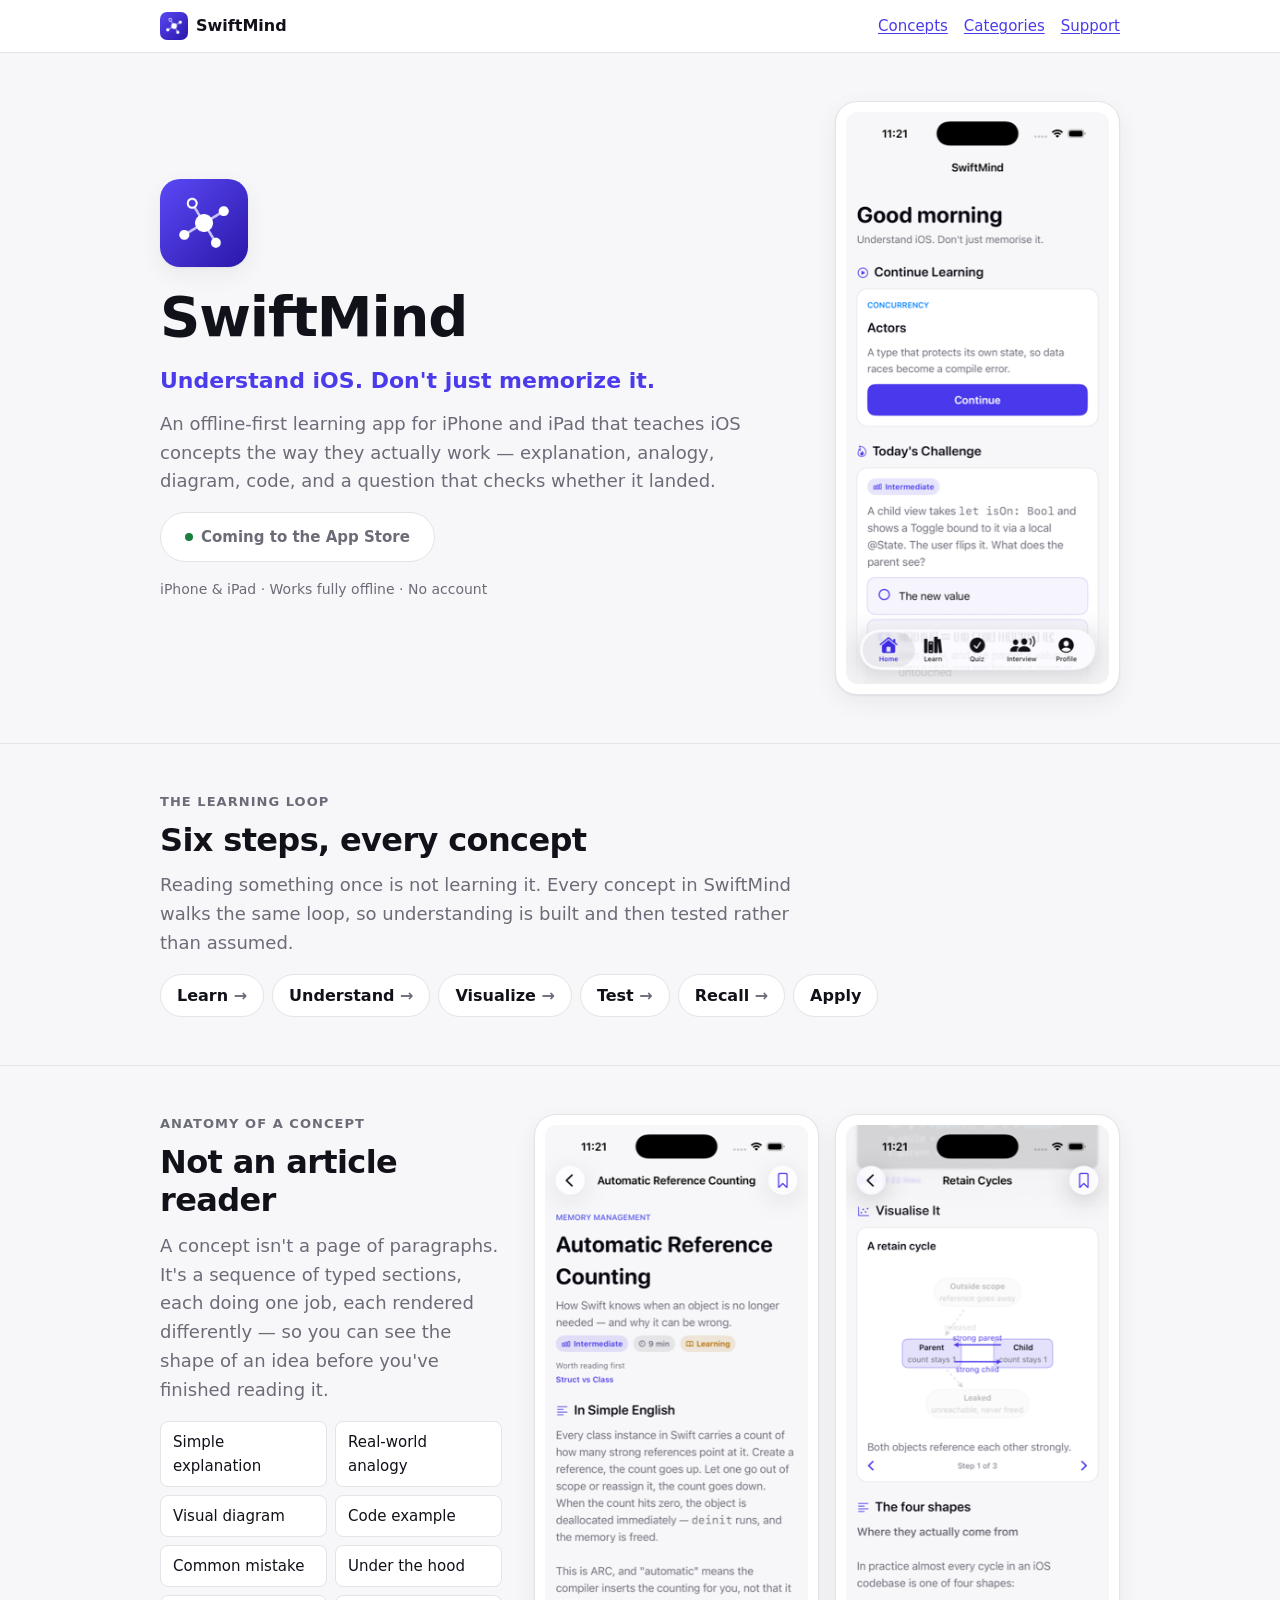
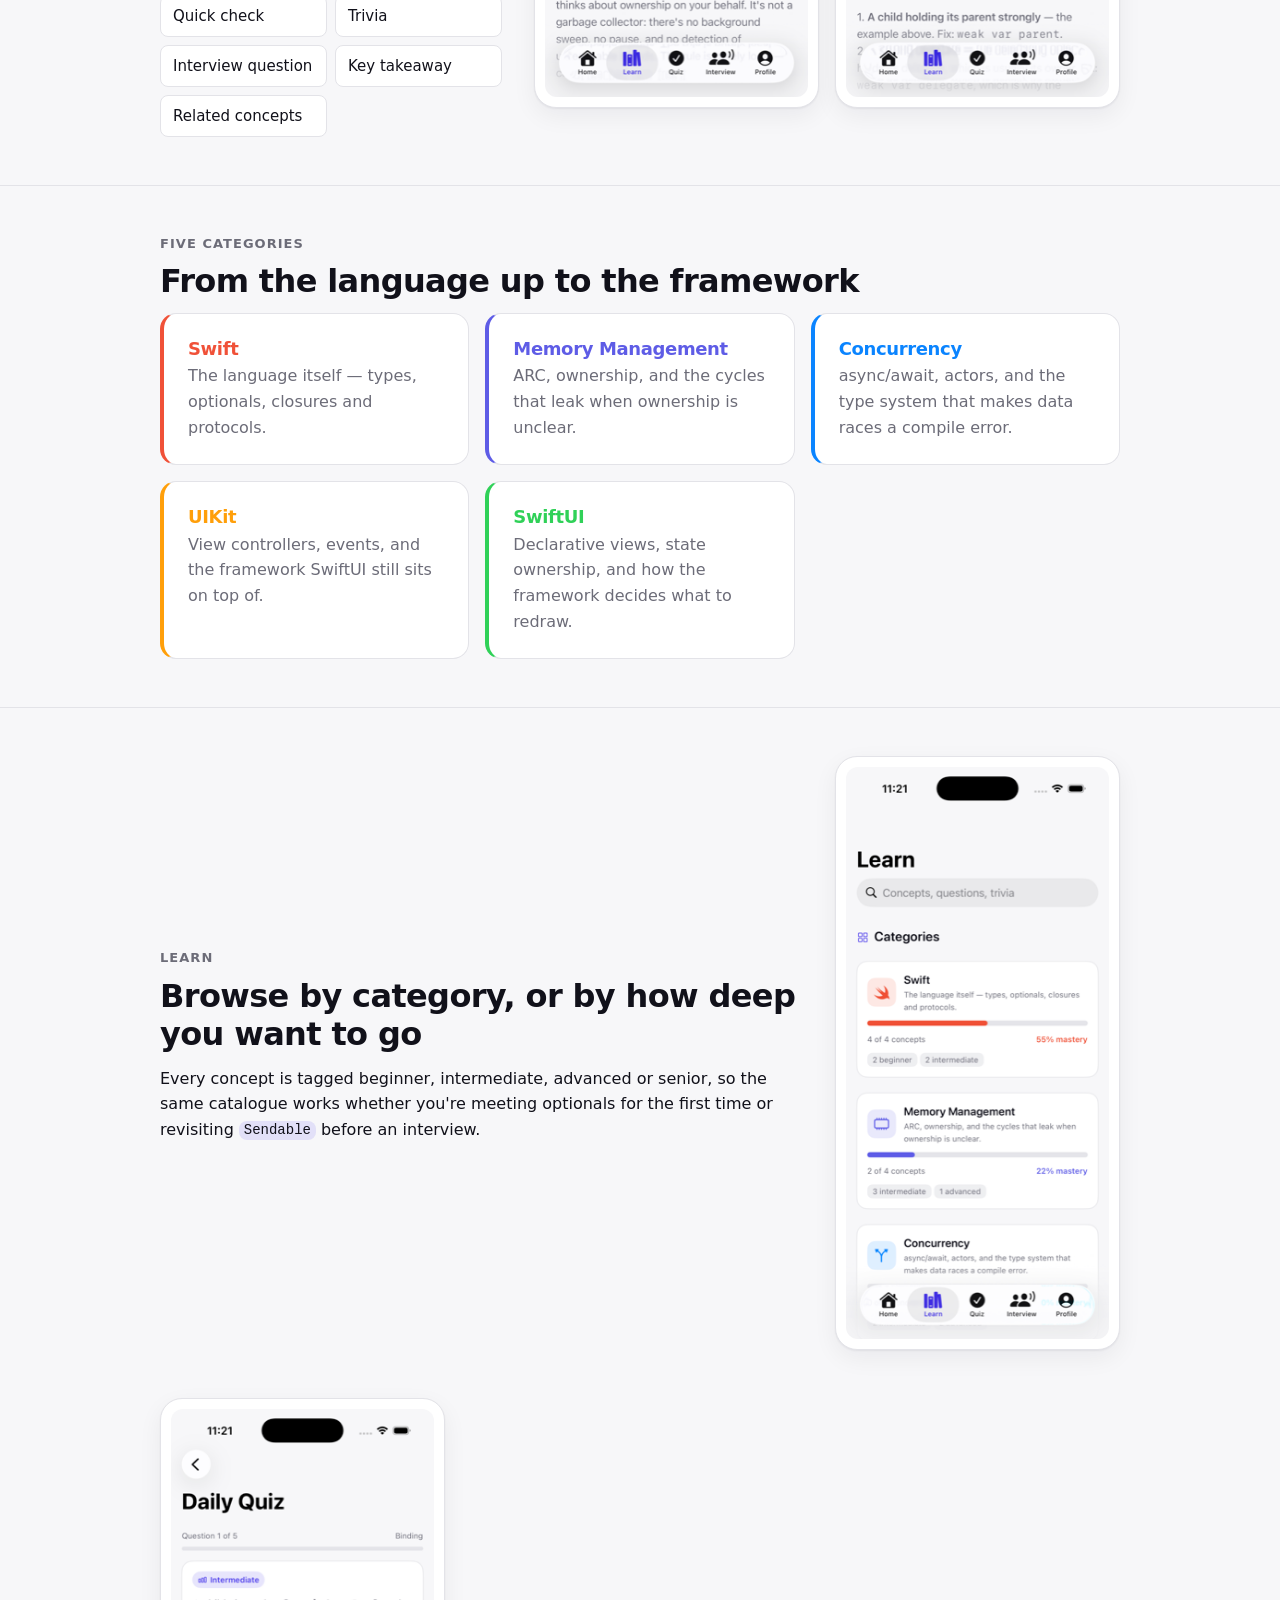
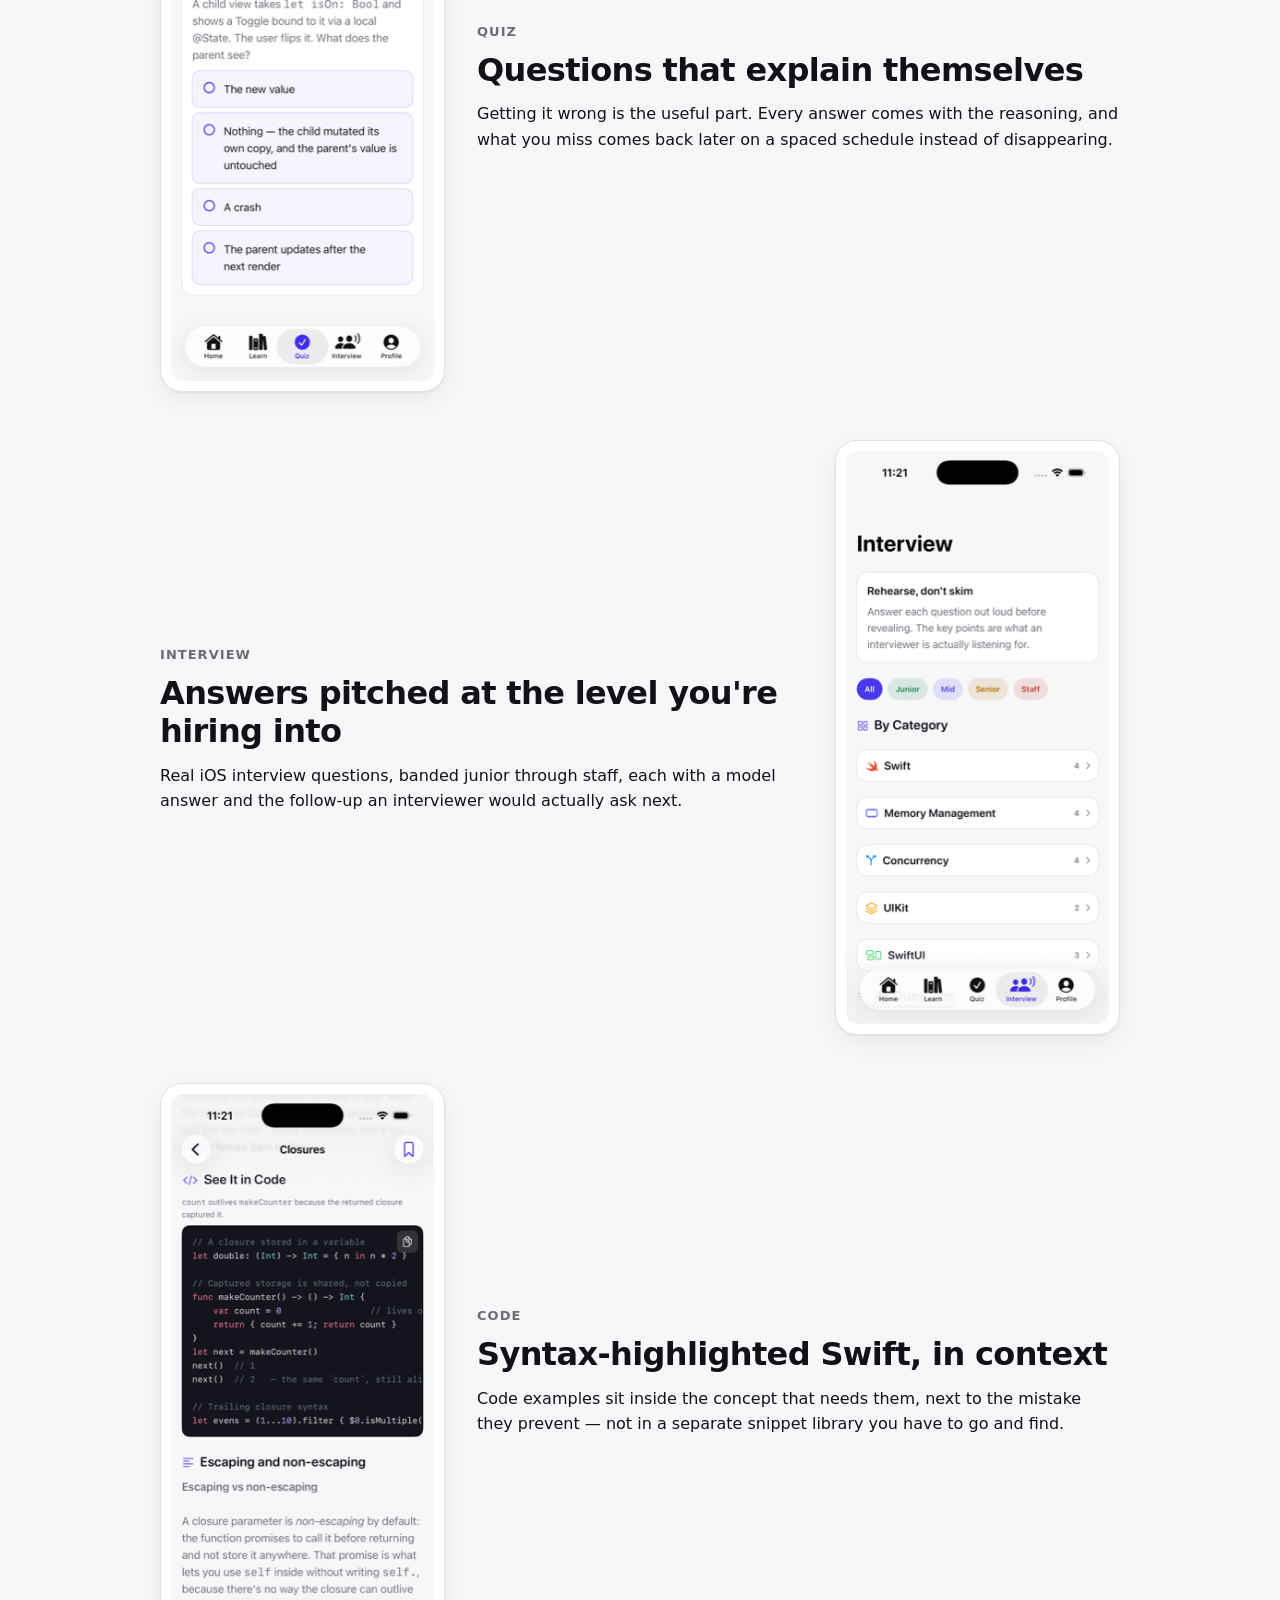
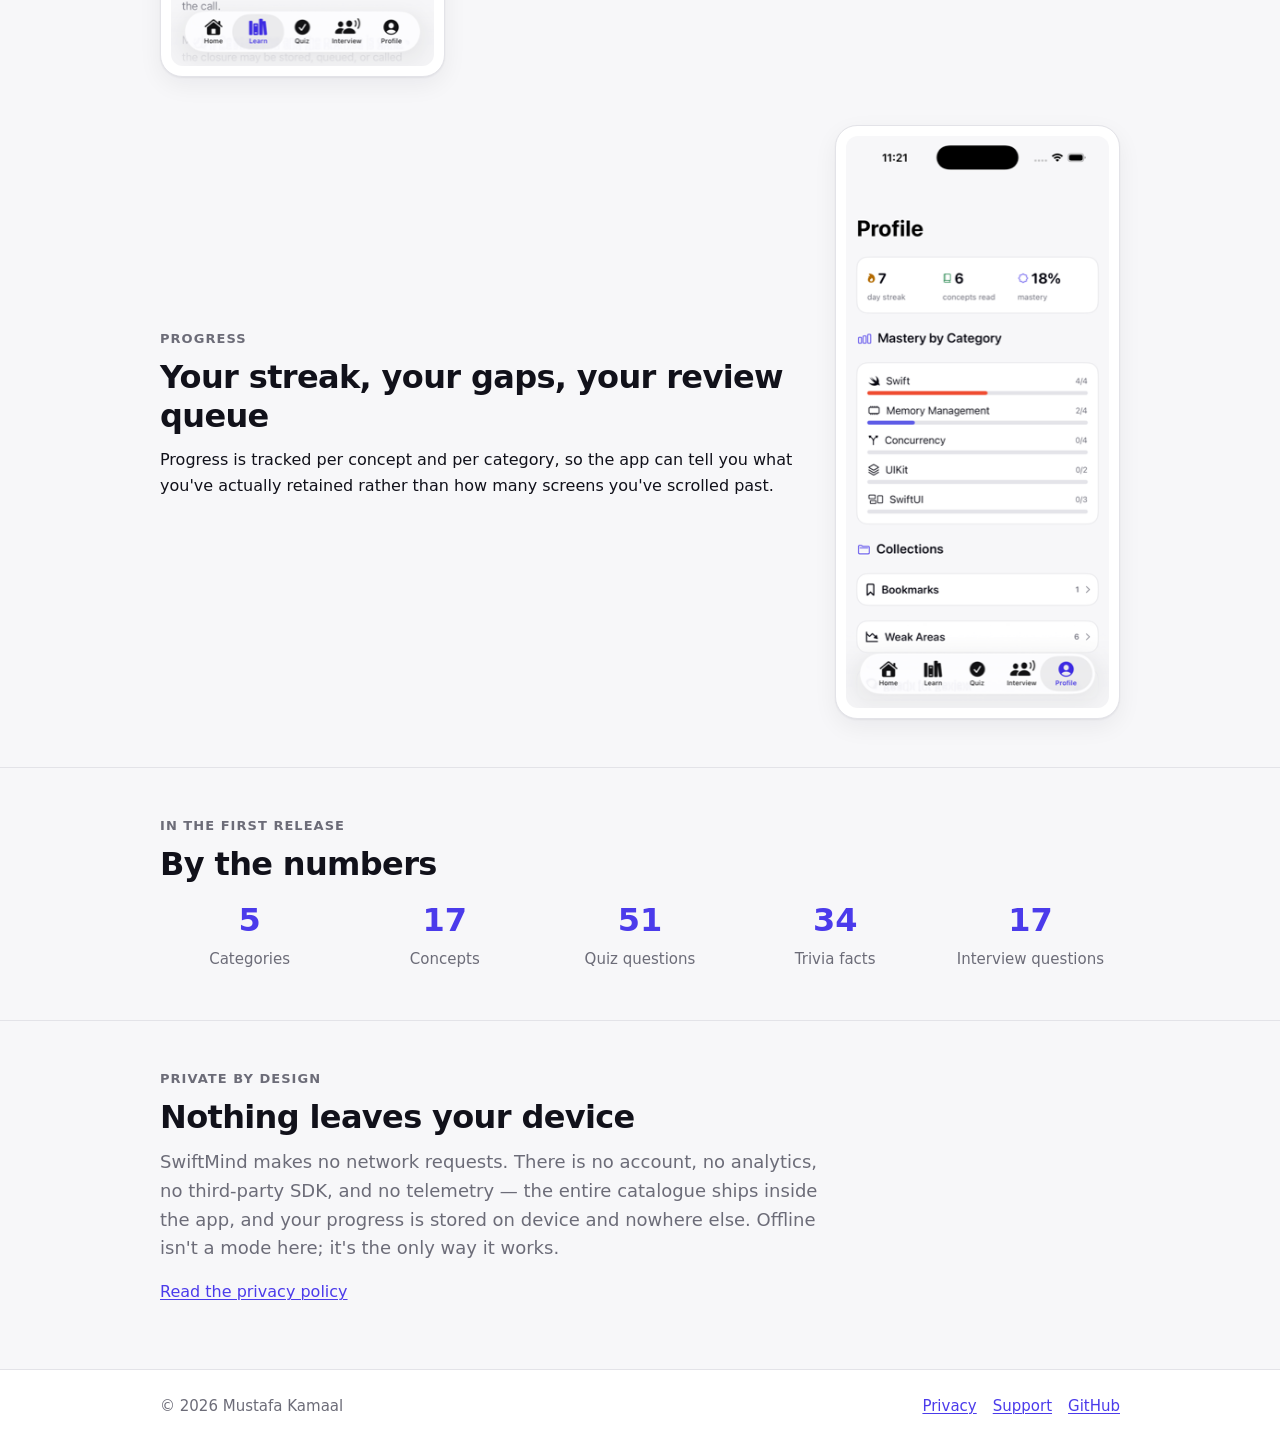
<file: index.html>
<!doctype html>
<html lang="en">
<head>
<meta charset="utf-8">
<meta name="viewport" content="width=device-width, initial-scale=1">
<title>SwiftMind — Understand iOS. Don't just memorize it.</title>
<meta name="description" content="SwiftMind is an offline-first iPhone and iPad app that teaches iOS concepts through structured, interactive content — diagrams, code, quizzes and interview questions instead of walls of text.">
<link rel="icon" href="assets/icon.png">
<link rel="stylesheet" href="style.css">
</head>
<body>

<header class="site-header">
  <div class="wrap">
    <a class="wordmark" href="index.html">
      <img src="assets/icon.png" alt="">
      SwiftMind
    </a>
    <nav>
      <a href="#concepts">Concepts</a>
      <a href="#categories">Categories</a>
      <a href="support.html">Support</a>
    </nav>
  </div>
</header>

<main>

  <section class="hero">
    <div class="wrap">
      <div class="hero-copy">
        <img class="hero-icon" src="assets/icon.png" alt="The SwiftMind app icon">
        <h1>SwiftMind</h1>
        <p class="tagline">Understand iOS. Don't just memorize it.</p>
        <p class="lede">
          An offline-first learning app for iPhone and iPad that teaches iOS
          concepts the way they actually work — explanation, analogy, diagram,
          code, and a question that checks whether it landed.
        </p>
        <p><span class="badge">Coming to the App Store</span></p>
        <p class="platforms">iPhone &amp; iPad · Works fully offline · No account</p>
      </div>
      <div class="device">
        <img src="assets/shots/home.png" width="285" height="620"
             alt="The SwiftMind home screen, showing today's review queue and a continue-learning card.">
      </div>
    </div>
  </section>

  <section>
    <div class="wrap">
      <p class="eyebrow">The learning loop</p>
      <h2>Six steps, every concept</h2>
      <p class="lede">
        Reading something once is not learning it. Every concept in SwiftMind
        walks the same loop, so understanding is built and then tested rather
        than assumed.
      </p>
      <ul class="loop">
        <li>Learn</li>
        <li>Understand</li>
        <li>Visualize</li>
        <li>Test</li>
        <li>Recall</li>
        <li>Apply</li>
      </ul>
    </div>
  </section>

  <section id="concepts">
    <div class="wrap split">
      <div class="prose">
        <p class="eyebrow">Anatomy of a concept</p>
        <h2>Not an article reader</h2>
        <p class="lede">
          A concept isn't a page of paragraphs. It's a sequence of typed
          sections, each doing one job, each rendered differently — so you can
          see the shape of an idea before you've finished reading it.
        </p>
        <ul class="anatomy">
          <li>Simple explanation</li>
          <li>Real-world analogy</li>
          <li>Visual diagram</li>
          <li>Code example</li>
          <li>Common mistake</li>
          <li>Under the hood</li>
          <li>Quick check</li>
          <li>Trivia</li>
          <li>Interview question</li>
          <li>Key takeaway</li>
          <li>Related concepts</li>
        </ul>
      </div>
      <div class="shots">
        <div class="device">
          <img src="assets/shots/concept.png" width="285" height="620"
               alt="A concept screen broken into labelled sections: explanation, analogy and key takeaway.">
        </div>
        <div class="device">
          <img src="assets/shots/diagram.png" width="285" height="620"
               alt="A concept's visual diagram, drawing the relationship between objects as connected nodes.">
        </div>
      </div>
    </div>
  </section>

  <section id="categories">
    <div class="wrap">
      <p class="eyebrow">Five categories</p>
      <h2>From the language up to the framework</h2>
      <div class="grid">
        <article class="card card--tinted" style="--tint:#F05138">
          <h3>Swift</h3>
          <p>The language itself — types, optionals, closures and protocols.</p>
        </article>
        <article class="card card--tinted" style="--tint:#5E5CE6">
          <h3>Memory Management</h3>
          <p>ARC, ownership, and the cycles that leak when ownership is unclear.</p>
        </article>
        <article class="card card--tinted" style="--tint:#0A84FF">
          <h3>Concurrency</h3>
          <p>async/await, actors, and the type system that makes data races a compile error.</p>
        </article>
        <article class="card card--tinted" style="--tint:#FF9F0A">
          <h3>UIKit</h3>
          <p>View controllers, events, and the framework SwiftUI still sits on top of.</p>
        </article>
        <article class="card card--tinted" style="--tint:#30D158">
          <h3>SwiftUI</h3>
          <p>Declarative views, state ownership, and how the framework decides what to redraw.</p>
        </article>
      </div>
    </div>
  </section>

  <section>
    <div class="wrap">

      <div class="feature">
        <div class="prose">
          <p class="eyebrow">Learn</p>
          <h2>Browse by category, or by how deep you want to go</h2>
          <p>
            Every concept is tagged beginner, intermediate, advanced or senior,
            so the same catalogue works whether you're meeting optionals for the
            first time or revisiting <code>Sendable</code> before an interview.
          </p>
        </div>
        <div class="device">
          <img src="assets/shots/learn.png" width="285" height="620"
               alt="The Learn tab, listing concepts grouped by category with difficulty labels.">
        </div>
      </div>

      <div class="feature">
        <div class="prose">
          <p class="eyebrow">Quiz</p>
          <h2>Questions that explain themselves</h2>
          <p>
            Getting it wrong is the useful part. Every answer comes with the
            reasoning, and what you miss comes back later on a spaced schedule
            instead of disappearing.
          </p>
        </div>
        <div class="device">
          <img src="assets/shots/quiz.png" width="285" height="620"
               alt="A quiz question with multiple choice answers and an explanation of the correct one.">
        </div>
      </div>

      <div class="feature">
        <div class="prose">
          <p class="eyebrow">Interview</p>
          <h2>Answers pitched at the level you're hiring into</h2>
          <p>
            Real iOS interview questions, banded junior through staff, each with
            a model answer and the follow-up an interviewer would actually ask
            next.
          </p>
        </div>
        <div class="device">
          <img src="assets/shots/interview.png" width="285" height="620"
               alt="An interview question screen showing a model answer and the seniority band it targets.">
        </div>
      </div>

      <div class="feature">
        <div class="prose">
          <p class="eyebrow">Code</p>
          <h2>Syntax-highlighted Swift, in context</h2>
          <p>
            Code examples sit inside the concept that needs them, next to the
            mistake they prevent — not in a separate snippet library you have to
            go and find.
          </p>
        </div>
        <div class="device">
          <img src="assets/shots/code.png" width="285" height="620"
               alt="A Swift code example rendered in a dark monospaced block inside a concept.">
        </div>
      </div>

      <div class="feature">
        <div class="prose">
          <p class="eyebrow">Progress</p>
          <h2>Your streak, your gaps, your review queue</h2>
          <p>
            Progress is tracked per concept and per category, so the app can
            tell you what you've actually retained rather than how many screens
            you've scrolled past.
          </p>
        </div>
        <div class="device">
          <img src="assets/shots/profile.png" width="285" height="620"
               alt="The profile screen showing learning streak, mastered concepts and per-category progress.">
        </div>
      </div>

    </div>
  </section>

  <section>
    <div class="wrap">
      <p class="eyebrow">In the first release</p>
      <h2>By the numbers</h2>
      <ul class="stats">
        <li><strong>5</strong><span>Categories</span></li>
        <li><strong>17</strong><span>Concepts</span></li>
        <li><strong>51</strong><span>Quiz questions</span></li>
        <li><strong>34</strong><span>Trivia facts</span></li>
        <li><strong>17</strong><span>Interview questions</span></li>
      </ul>
    </div>
  </section>

  <section>
    <div class="wrap">
      <p class="eyebrow">Private by design</p>
      <h2>Nothing leaves your device</h2>
      <p class="lede">
        SwiftMind makes no network requests. There is no account, no analytics,
        no third-party SDK, and no telemetry — the entire catalogue ships inside
        the app, and your progress is stored on device and nowhere else. Offline
        isn't a mode here; it's the only way it works.
      </p>
      <p><a href="privacy.html">Read the privacy policy</a></p>
    </div>
  </section>

</main>

<footer class="site-footer">
  <div class="wrap">
    <span>© 2026 Mustafa Kamaal</span>
    <nav>
      <a href="privacy.html">Privacy</a>
      <a href="support.html">Support</a>
      <a href="https://github.com/kamaal4/SwiftMind">GitHub</a>
    </nav>
  </div>
</footer>

</body>
</html>
</file>
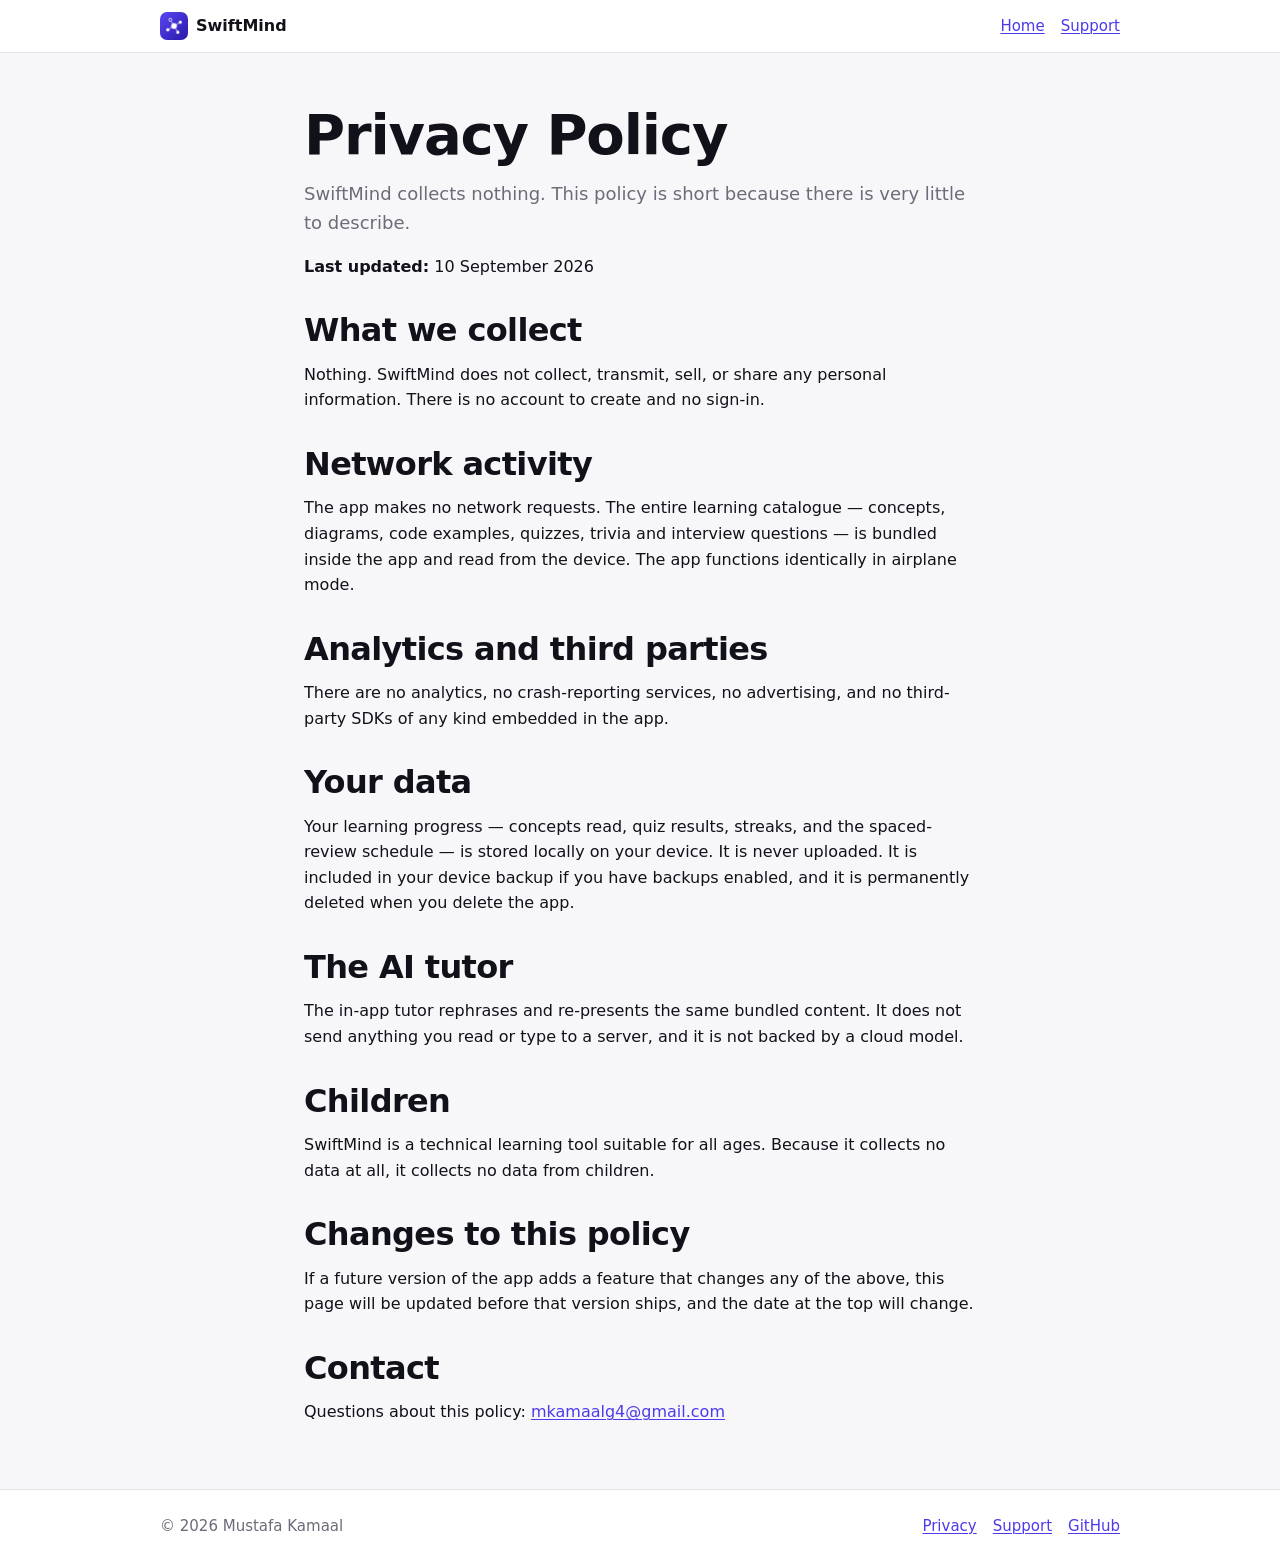
<file: privacy.html>
<!doctype html>
<html lang="en">
<head>
<meta charset="utf-8">
<meta name="viewport" content="width=device-width, initial-scale=1">
<title>Privacy Policy — SwiftMind</title>
<meta name="description" content="SwiftMind collects no data, makes no network requests, and stores your progress only on your device.">
<link rel="icon" href="assets/icon.png">
<link rel="stylesheet" href="style.css">
</head>
<body>

<header class="site-header">
  <div class="wrap">
    <a class="wordmark" href="index.html">
      <img src="assets/icon.png" alt="">
      SwiftMind
    </a>
    <nav>
      <a href="index.html">Home</a>
      <a href="support.html">Support</a>
    </nav>
  </div>
</header>

<main>
  <section>
    <div class="wrap doc">
      <h1>Privacy Policy</h1>
      <p class="lede">
        SwiftMind collects nothing. This policy is short because there is very
        little to describe.
      </p>
      <p><strong>Last updated:</strong> 10 September 2026</p>

      <h2>What we collect</h2>
      <p>
        Nothing. SwiftMind does not collect, transmit, sell, or share any
        personal information. There is no account to create and no sign-in.
      </p>

      <h2>Network activity</h2>
      <p>
        The app makes no network requests. The entire learning catalogue —
        concepts, diagrams, code examples, quizzes, trivia and interview
        questions — is bundled inside the app and read from the device. The app
        functions identically in airplane mode.
      </p>

      <h2>Analytics and third parties</h2>
      <p>
        There are no analytics, no crash-reporting services, no advertising, and
        no third-party SDKs of any kind embedded in the app.
      </p>

      <h2>Your data</h2>
      <p>
        Your learning progress — concepts read, quiz results, streaks, and the
        spaced-review schedule — is stored locally on your device. It is never
        uploaded. It is included in your device backup if you have backups
        enabled, and it is permanently deleted when you delete the app.
      </p>

      <h2>The AI tutor</h2>
      <p>
        The in-app tutor rephrases and re-presents the same bundled content. It
        does not send anything you read or type to a server, and it is not
        backed by a cloud model.
      </p>

      <h2>Children</h2>
      <p>
        SwiftMind is a technical learning tool suitable for all ages. Because it
        collects no data at all, it collects no data from children.
      </p>

      <h2>Changes to this policy</h2>
      <p>
        If a future version of the app adds a feature that changes any of the
        above, this page will be updated before that version ships, and the date
        at the top will change.
      </p>

      <h2>Contact</h2>
      <p>
        Questions about this policy:
        <a href="mailto:mkamaalg4@gmail.com">mkamaalg4@gmail.com</a>
      </p>
    </div>
  </section>
</main>

<footer class="site-footer">
  <div class="wrap">
    <span>© 2026 Mustafa Kamaal</span>
    <nav>
      <a href="privacy.html">Privacy</a>
      <a href="support.html">Support</a>
      <a href="https://github.com/kamaal4/SwiftMind">GitHub</a>
    </nav>
  </div>
</footer>

</body>
</html>
</file>
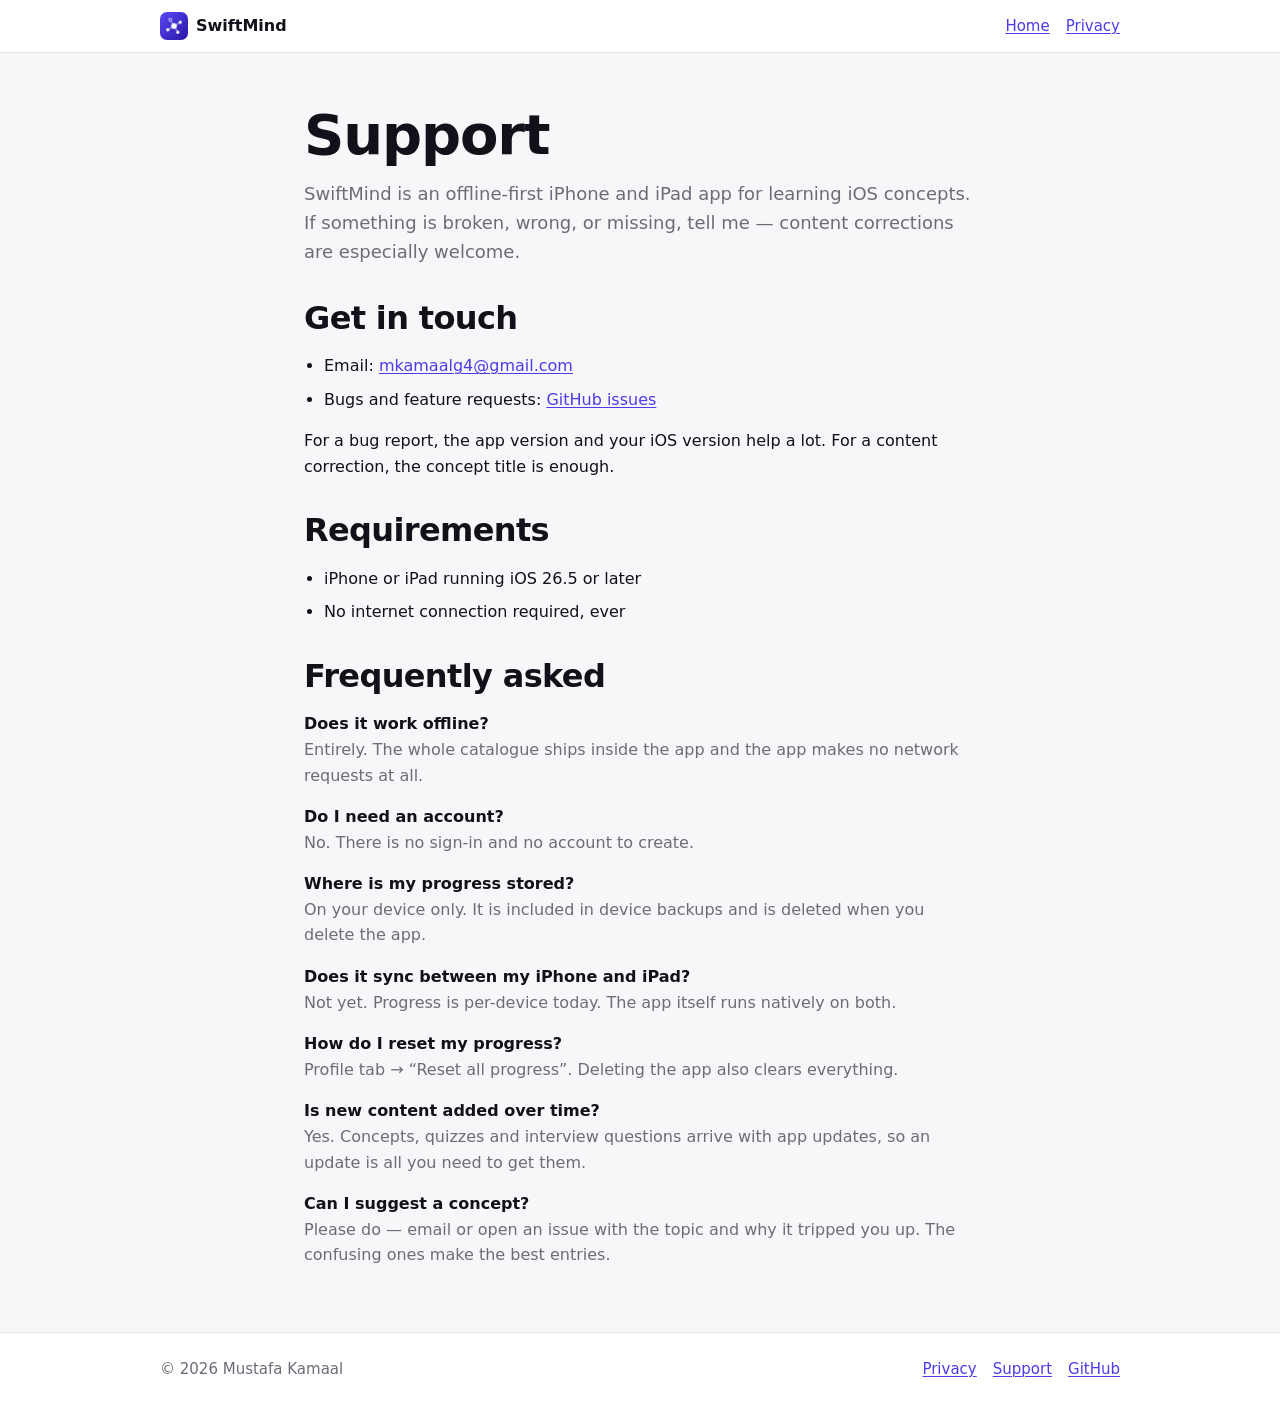
<file: support.html>
<!doctype html>
<html lang="en">
<head>
<meta charset="utf-8">
<meta name="viewport" content="width=device-width, initial-scale=1">
<title>Support — SwiftMind</title>
<meta name="description" content="Get help with SwiftMind — contact, frequently asked questions, and requirements.">
<link rel="icon" href="assets/icon.png">
<link rel="stylesheet" href="style.css">
</head>
<body>

<header class="site-header">
  <div class="wrap">
    <a class="wordmark" href="index.html">
      <img src="assets/icon.png" alt="">
      SwiftMind
    </a>
    <nav>
      <a href="index.html">Home</a>
      <a href="privacy.html">Privacy</a>
    </nav>
  </div>
</header>

<main>
  <section>
    <div class="wrap doc">
      <h1>Support</h1>
      <p class="lede">
        SwiftMind is an offline-first iPhone and iPad app for learning iOS
        concepts. If something is broken, wrong, or missing, tell me — content
        corrections are especially welcome.
      </p>

      <h2>Get in touch</h2>
      <ul>
        <li>Email: <a href="mailto:mkamaalg4@gmail.com">mkamaalg4@gmail.com</a></li>
        <li>Bugs and feature requests:
          <a href="https://github.com/kamaal4/SwiftMind/issues">GitHub issues</a></li>
      </ul>
      <p>
        For a bug report, the app version and your iOS version help a lot. For a
        content correction, the concept title is enough.
      </p>

      <h2>Requirements</h2>
      <ul>
        <li>iPhone or iPad running iOS 26.5 or later</li>
        <li>No internet connection required, ever</li>
      </ul>

      <h2>Frequently asked</h2>
      <dl>
        <dt>Does it work offline?</dt>
        <dd>
          Entirely. The whole catalogue ships inside the app and the app makes
          no network requests at all.
        </dd>

        <dt>Do I need an account?</dt>
        <dd>No. There is no sign-in and no account to create.</dd>

        <dt>Where is my progress stored?</dt>
        <dd>
          On your device only. It is included in device backups and is deleted
          when you delete the app.
        </dd>

        <dt>Does it sync between my iPhone and iPad?</dt>
        <dd>
          Not yet. Progress is per-device today. The app itself runs natively on
          both.
        </dd>

        <dt>How do I reset my progress?</dt>
        <dd>
          Profile tab → “Reset all progress”. Deleting the app also clears everything.
        </dd>

        <dt>Is new content added over time?</dt>
        <dd>
          Yes. Concepts, quizzes and interview questions arrive with app
          updates, so an update is all you need to get them.
        </dd>

        <dt>Can I suggest a concept?</dt>
        <dd>
          Please do — email or open an issue with the topic and why it tripped
          you up. The confusing ones make the best entries.
        </dd>
      </dl>
    </div>
  </section>
</main>

<footer class="site-footer">
  <div class="wrap">
    <span>© 2026 Mustafa Kamaal</span>
    <nav>
      <a href="privacy.html">Privacy</a>
      <a href="support.html">Support</a>
      <a href="https://github.com/kamaal4/SwiftMind">GitHub</a>
    </nav>
  </div>
</footer>

</body>
</html>
</file>
<file: style.css>
/* Tokens ported from SwiftMind/DesignSystem/Theme.swift — keep the two in sync. */

:root {
  color-scheme: light dark;

  --bg: #f7f7f9;
  --surface: #ffffff;
  --surface-raised: #ffffff;
  --separator: #e3e3e8;
  --text: #11111a;
  --text-secondary: #6c6c78;
  --accent: #4b3beb;
  --success: #1b7f44;
  --code-bg: #1b1b22;
  --code-text: #f2f2f7;
  --shadow: 0 1px 2px rgb(17 17 26 / 6%), 0 8px 24px rgb(17 17 26 / 6%);

  --space-xxs: 0.125rem;
  --space-xs: 0.25rem;
  --space-s: 0.5rem;
  --space-m: 0.75rem;
  --space-l: 1rem;
  --space-xl: 1.5rem;
  --space-xxl: 2rem;
  --space-xxxl: 3rem;

  --radius-s: 0.5rem;
  --radius-m: 0.75rem;
  --radius-l: 1rem;
  --radius-xl: 1.375rem;
  --radius-pill: 999px;

  --font-rounded: ui-rounded, "SF Pro Rounded", -apple-system, BlinkMacSystemFont,
    "Segoe UI", system-ui, sans-serif;
  --font-body: -apple-system, BlinkMacSystemFont, "Segoe UI", system-ui, sans-serif;
  --font-mono: ui-monospace, SFMono-Regular, "SF Mono", Menlo, Consolas, monospace;

  --measure: 62rem;
}

@media (prefers-color-scheme: dark) {
  :root {
    --bg: #0e0e11;
    --surface: #1a1a1f;
    --surface-raised: #24242b;
    --separator: #33333c;
    --text: #f2f2f7;
    --text-secondary: #9c9caa;
    --accent: #8e82ff;
    --success: #3dd68c;
    --code-bg: #121217;
    --shadow: 0 1px 2px rgb(0 0 0 / 40%), 0 8px 24px rgb(0 0 0 / 32%);
  }
}

/* Base */

* { box-sizing: border-box; }

body {
  margin: 0;
  padding: 0;
  background: var(--bg);
  color: var(--text);
  font-family: var(--font-body);
  font-size: 1rem;
  line-height: 1.6;
  overflow-wrap: break-word;
  -webkit-font-smoothing: antialiased;
}

h1, h2, h3 {
  font-family: var(--font-rounded);
  line-height: 1.2;
  margin: 0 0 var(--space-m);
  letter-spacing: -0.02em;
}

h1 { font-size: clamp(2.25rem, 6vw, 3.5rem); font-weight: 700; }
h2 { font-size: clamp(1.5rem, 3.5vw, 2rem); font-weight: 600; }
h3 { font-size: 1.125rem; font-weight: 600; }

p { margin: 0 0 var(--space-l); }
img { max-width: 100%; height: auto; display: block; }

a {
  color: var(--accent);
  text-decoration-thickness: 1px;
  text-underline-offset: 2px;
}

a:hover { text-decoration-thickness: 2px; }

:focus-visible {
  outline: 2px solid var(--accent);
  outline-offset: 3px;
  border-radius: var(--radius-xs, 4px);
}

code {
  font-family: var(--font-mono);
  font-size: 0.875em;
  background: color-mix(in srgb, var(--accent) 12%, transparent);
  padding: 0.1em 0.35em;
  border-radius: var(--radius-s);
}

/* Layout */

.wrap {
  max-width: var(--measure);
  margin-inline: auto;
  padding-inline: var(--space-l);
}

section {
  padding-block: var(--space-xxxl);
  border-top: 1px solid var(--separator);
}

section:first-of-type { border-top: 0; }

.lede {
  color: var(--text-secondary);
  font-size: 1.125rem;
  max-width: 42rem;
}

.eyebrow {
  font-family: var(--font-rounded);
  font-size: 0.8125rem;
  font-weight: 600;
  letter-spacing: 0.08em;
  text-transform: uppercase;
  color: var(--text-secondary);
  margin-bottom: var(--space-s);
}

/* Site header */

.site-header {
  border-bottom: 1px solid var(--separator);
  background: var(--surface);
}

.site-header .wrap {
  display: flex;
  align-items: center;
  justify-content: space-between;
  gap: var(--space-m) var(--space-l);
  padding-block: var(--space-m);
  flex-wrap: wrap;
}

.wordmark {
  display: flex;
  align-items: center;
  gap: var(--space-s);
  font-family: var(--font-rounded);
  font-weight: 700;
  color: var(--text);
  text-decoration: none;
}

.wordmark img { width: 28px; border-radius: 7px; }

.site-header nav {
  display: flex;
  flex-wrap: wrap;
  gap: var(--space-m) var(--space-l);
  font-size: 0.9375rem;
}

/* Hero */

.hero { padding-block: var(--space-xxxl); }

.hero .wrap {
  display: flex;
  align-items: center;
  gap: var(--space-xxxl);
  flex-wrap: wrap;
}

.hero-copy { flex: 1 1 22rem; }

.hero-icon {
  width: 88px;
  border-radius: 20px;
  box-shadow: var(--shadow);
  margin-bottom: var(--space-l);
}

.tagline {
  font-family: var(--font-rounded);
  font-size: clamp(1.125rem, 2.5vw, 1.375rem);
  font-weight: 600;
  color: var(--accent);
  margin-bottom: var(--space-m);
}

.badge {
  display: inline-flex;
  align-items: center;
  gap: var(--space-s);
  background: var(--surface-raised);
  border: 1px solid var(--separator);
  color: var(--text-secondary);
  font-family: var(--font-rounded);
  font-weight: 600;
  font-size: 0.9375rem;
  padding: var(--space-m) var(--space-xl);
  border-radius: var(--radius-pill);
}

.badge::before {
  content: "";
  width: 8px;
  height: 8px;
  border-radius: 50%;
  background: var(--success);
}

.platforms {
  color: var(--text-secondary);
  font-size: 0.875rem;
  margin-top: var(--space-m);
}

/* Device frame — screenshots are 285x620, never scaled up */

.device {
  flex: 0 0 auto;
  width: 285px;
  max-width: 100%;
  padding: 10px;
  background: var(--surface-raised);
  border: 1px solid var(--separator);
  border-radius: var(--radius-xl);
  box-shadow: var(--shadow);
}

.device img { border-radius: var(--radius-m); }

/* Loop strip */

.loop {
  display: flex;
  flex-wrap: wrap;
  gap: var(--space-s);
  list-style: none;
  padding: 0;
  margin: 0;
}

.loop li {
  font-family: var(--font-rounded);
  font-weight: 600;
  background: var(--surface);
  border: 1px solid var(--separator);
  border-radius: var(--radius-pill);
  padding: var(--space-s) var(--space-l);
}

.loop li::after {
  content: " →";
  color: var(--text-secondary);
}

.loop li:last-child::after { content: ""; }

/* Cards */

.grid {
  display: grid;
  grid-template-columns: repeat(auto-fit, minmax(15rem, 1fr));
  gap: var(--space-l);
}

.card {
  background: var(--surface);
  border: 1px solid var(--separator);
  border-radius: var(--radius-l);
  padding: var(--space-xl);
}

.card h3 { margin-bottom: var(--space-xs); }
.card p { margin: 0; color: var(--text-secondary); }

.card--tinted { border-inline-start: 4px solid var(--tint, var(--accent)); }
.card--tinted h3 { color: var(--tint, var(--accent)); }

/* Anatomy list */

.split {
  display: flex;
  gap: var(--space-xxl);
  align-items: flex-start;
  flex-wrap: wrap;
}

.split > .prose { flex: 1 1 18rem; }
.split .shots { display: flex; gap: var(--space-l); flex-wrap: wrap; }

.anatomy {
  display: grid;
  grid-template-columns: repeat(auto-fit, minmax(9rem, 1fr));
  gap: var(--space-s);
  list-style: none;
  padding: 0;
  margin: 0;
}

.anatomy li {
  background: var(--surface);
  border: 1px solid var(--separator);
  border-radius: var(--radius-s);
  padding: var(--space-s) var(--space-m);
  font-size: 0.9375rem;
}

/* Feature rows */

.feature {
  display: flex;
  gap: var(--space-xxl);
  align-items: center;
  flex-wrap: wrap;
  margin-bottom: var(--space-xxxl);
}

.feature:last-child { margin-bottom: 0; }
.feature > .prose { flex: 1 1 20rem; }
.feature:nth-child(even) > .prose { order: 2; }

/* Stats */

.stats {
  display: grid;
  grid-template-columns: repeat(auto-fit, minmax(8rem, 1fr));
  gap: var(--space-l);
  list-style: none;
  padding: 0;
  margin: 0;
  text-align: center;
}

.stats strong {
  display: block;
  font-family: var(--font-rounded);
  font-size: 2rem;
  font-weight: 700;
  color: var(--accent);
}

.stats span { color: var(--text-secondary); font-size: 0.9375rem; }

/* Long-form pages */

.doc { max-width: 44rem; }
.doc h2 { margin-top: var(--space-xxl); }
.doc dt { font-weight: 600; margin-top: var(--space-l); }
.doc dd { margin: 0; color: var(--text-secondary); }
.doc ul { padding-inline-start: 1.25rem; }
.doc li { margin-bottom: var(--space-s); }

/* Footer */

.site-footer {
  border-top: 1px solid var(--separator);
  background: var(--surface);
  padding-block: var(--space-xl);
  color: var(--text-secondary);
  font-size: 0.9375rem;
}

.site-footer .wrap {
  display: flex;
  justify-content: space-between;
  gap: var(--space-l);
  flex-wrap: wrap;
  align-items: center;
}

.site-footer nav {
  display: flex;
  flex-wrap: wrap;
  gap: var(--space-l);
}

@media (max-width: 700px) {
  .feature:nth-child(even) > .prose { order: 0; }
  .site-header nav { gap: var(--space-m); }
}
</file>
